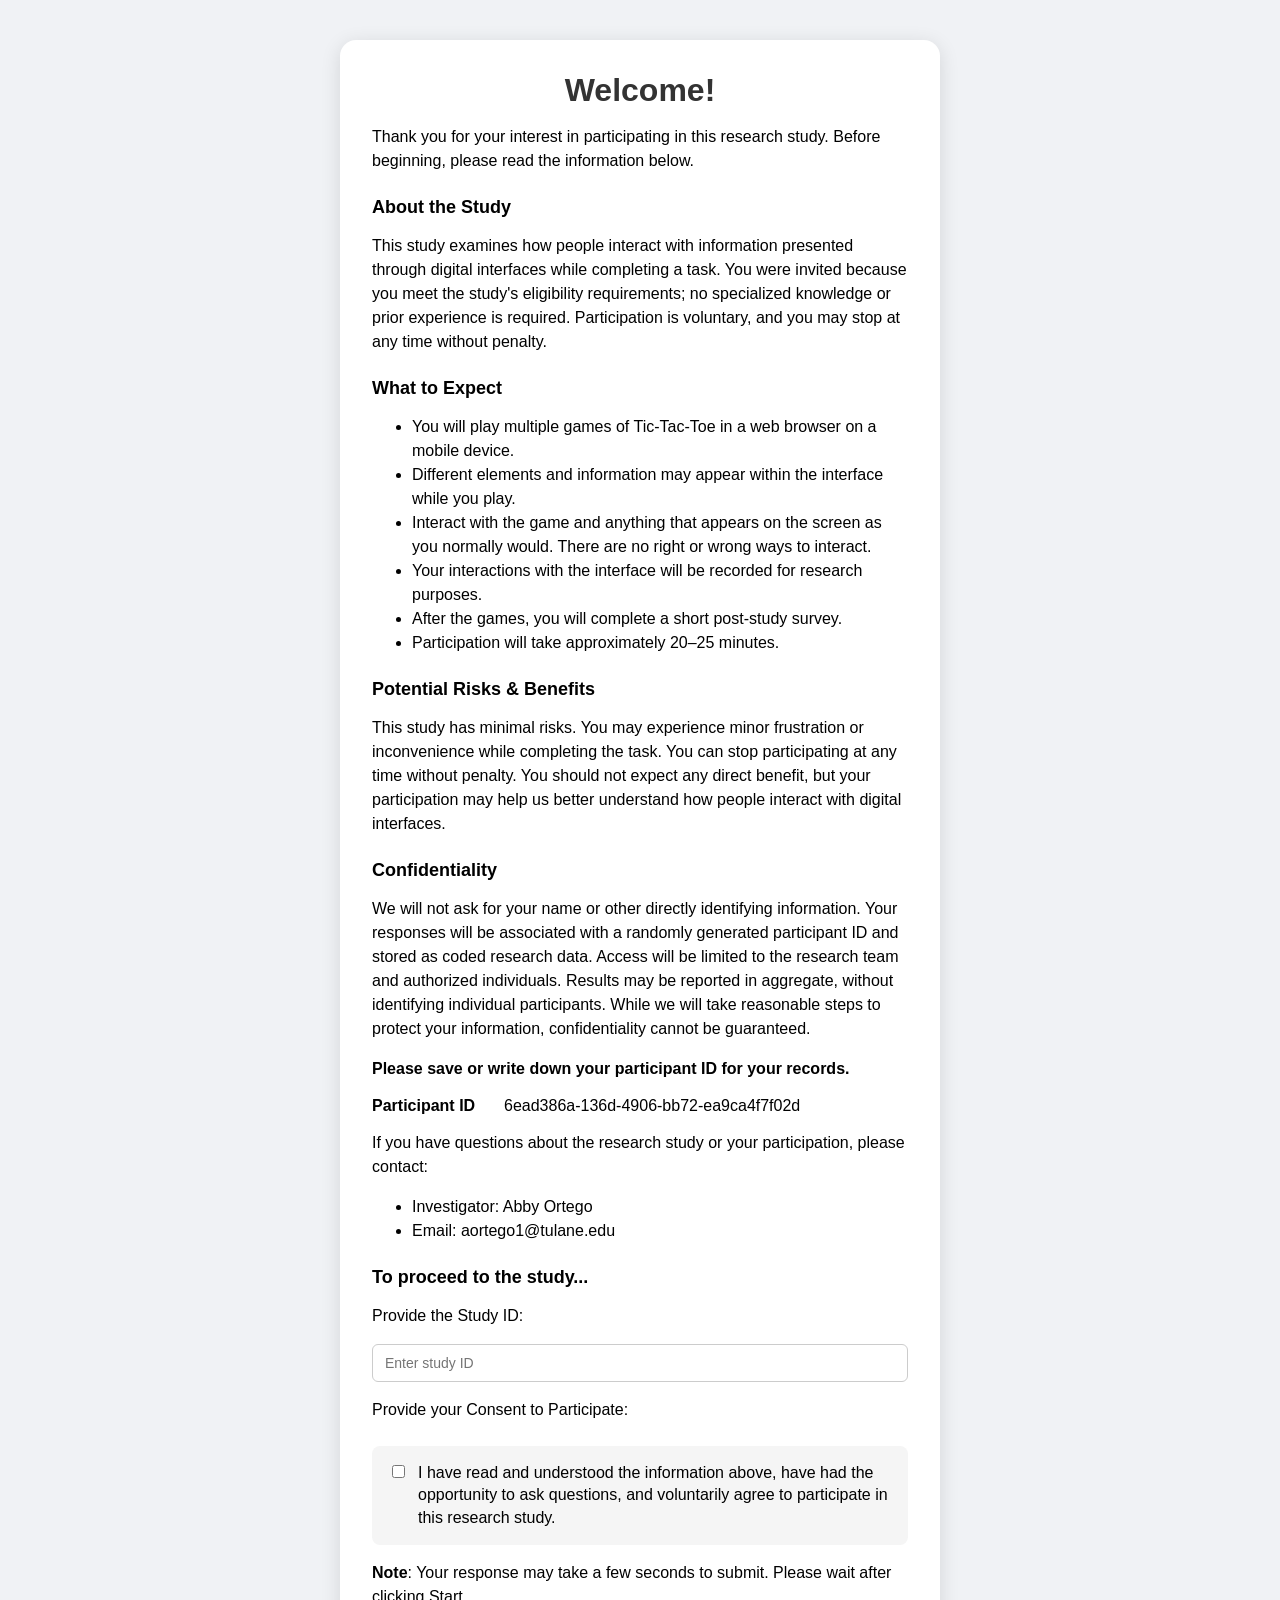
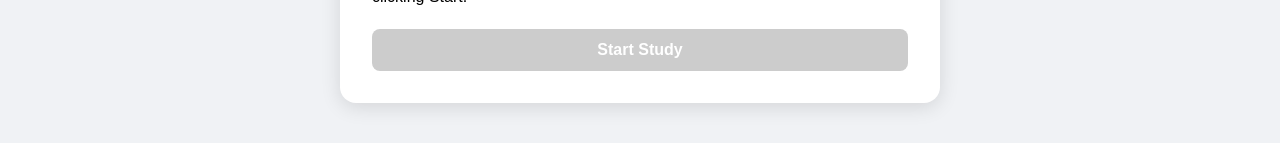
<file: index.html>
<!DOCTYPE html>
<html lang="en">
<head>
    <meta charset="UTF-8">
    <meta name="viewport" content="width=device-width, initial-scale=1.0">
    <title>JavaScript Tic-Tac-Toe</title>
    <link rel="stylesheet" href="style.css">
</head>
<body>
    <div id="consent-page" class="consent-page">
        <div class="consent-card">
            <h1> Welcome! </h1>
            <p> 
                Thank you for your interest in participating in this research study. 
                Before beginning, please read the information below.
            </p>

            <h2> About the Study </h2>
            <p>
                This study examines how people interact with information presented through 
                digital interfaces while completing a task. You were invited because you meet 
                the study's eligibility requirements; no specialized knowledge or prior 
                experience is required. Participation is voluntary, and you may stop at any 
                time without penalty.
            </p>

           <h2> What to Expect </h2>
            <ul>
                <li>You will play multiple games of Tic-Tac-Toe in a web browser on a mobile device.</li>
                <li>Different elements and information may appear within the interface while you play.</li>
                <li>Interact with the game and anything that appears on the screen as you normally would. There are no right or wrong ways to interact.</li>
                <li>Your interactions with the interface will be recorded for research purposes.</li>
                <li>After the games, you will complete a short post-study survey.</li>
                <li>Participation will take approximately 20–25 minutes.</li>
            </ul>

            <h2> Potential Risks & Benefits </h2>
            <p>
                This study has minimal risks. You may experience minor frustration or inconvenience 
                while completing the task. You can stop participating at any time without penalty. 
                You should not expect any direct benefit, but your participation may help us better 
                understand how people interact with digital interfaces.
            </p>

            <h2> Confidentiality </h2>
            <p> 
                We will not ask for your name or other directly identifying information. Your responses 
                will be associated with a randomly generated participant ID and stored as coded research 
                data. Access will be limited to the research team and authorized individuals. Results may 
                be reported in aggregate, without identifying individual participants. While we will take 
                reasonable steps to protect your information, confidentiality cannot be guaranteed.                
            </p>
            <p> <strong>Please save or write down your participant ID for your records.</strong> </p>
            <div class="info-row">
                <label>Participant ID</label>
                <div id="participant-id" class="id-display"></div>
            </div>

            <p>
                If you have questions about the research study or your participation, please contact:
                <ul>
                    <li>Investigator: Abby Ortego</li>
                    <li>Email: aortego1@tulane.edu</li>
                </ul>
            </p>
            
            <h2> To proceed to the study... </h2>
            <p> Provide the Study ID: </p>
            <div class="info-row">
                <input
                    type="text"
                    id="study-id"
                    placeholder="Enter study ID"
                >
            </div>

            <p> Provide your Consent to Participate: </p>
            <div class="consent-box">
                <label>
                    <input type="checkbox" id="consent-checkbox">
                    I have read and understood the information above, have had the opportunity 
                    to ask questions, and voluntarily agree to participate in this research study.
                </label>
            </div>

            <p> <strong>Note</strong>: Your response may take a few seconds to submit. Please wait after clicking Start.</p>
            <button id="start-btn" disabled>
                Start Study
            </button>
        </div>
    </div>

    <div id="game-page" style="display: none;">
        <div class="game-container">
            <h1>Tic-Tac-Toe</h1>
            <div id="status">Player X's turn</div>

            <div id="board" class="board">
                <div class="cell" data-index="0"></div>
                <div class="cell" data-index="1"></div>
                <div class="cell" data-index="2"></div>
                <div class="cell" data-index="3"></div>
                <div class="cell" data-index="4"></div>
                <div class="cell" data-index="5"></div>
                <div class="cell" data-index="6"></div>
                <div class="cell" data-index="7"></div>
                <div class="cell" data-index="8"></div>
            </div>
            <button id="restart-btn">Restart Game</button>
        </div>
        <div id="toast" class="toast blend">
            <div class="toast-title">Messages</div>
            <div class="toast-body">Alex sent you a message.</div>

            <div class="toast-actions">
                <button id="dismissButton" class="toast-button dismiss">
                    Dismiss
                </button>
                <button id="openButton" class="toast-button open">
                    Open
                </button>
            </div>
        </div>
    </div>

    <div id="post-survey" class="consent-page" style="display: none;">
        <div class="consent-card">
            <h1>Post-Study Survey</h1>

            <p>
                Below are the notifications that may have appeared during the study.
                Please check each notification that you remember seeing.
            </p>

            <div id="notification-recall-list"></div>
            
            <p> <strong>Note</strong>: Your responses may take a few seconds to submit. Please wait after clicking Submit.</p>
            <button id="submit-survey" type="button">
                Submit Survey
            </button>
        </div>
    </div>

    <div id="debrief-page" style="display: none;">
        <div class="consent-card">
            <h1>Study Complete</h1>

            <h2>Thank you for participating!</h2>

            <p>
                This study investigated what makes smartphone notifications
                noticeable while people are engaged in another task.
            </p>

            <p>
                During the study, notifications varied in three ways:
            </p>

            <ul>
                <li><strong>Visual prominence</strong> - how visually noticeable the notification was.</li>
                <li><strong>Animation</strong> — how the notification appeared on screen.</li>
                <li><strong>Duration</strong> — how long the notification remained visible.</li>
            </ul>

            <p>
                We recorded how you interacted with each notification,
                including whether you dismissed or opened it and how quickly
                you responded.
            </p>

            <p>
                The purpose of collecting these responses is to better
                understand how notification design influences noticeability
                during everyday activities.
            </p>

            <h2>Questions or Concerns</h2>

            <p>
                If you have questions about this study, please contact the
                research team using the contact information provided by the
                study organizers.
            </p>

            <p>
                Thank you for your time!
            </p>
        </div>
    </div>
    
    <script src="script.js" defer></script>
</body>
</html>
</file>
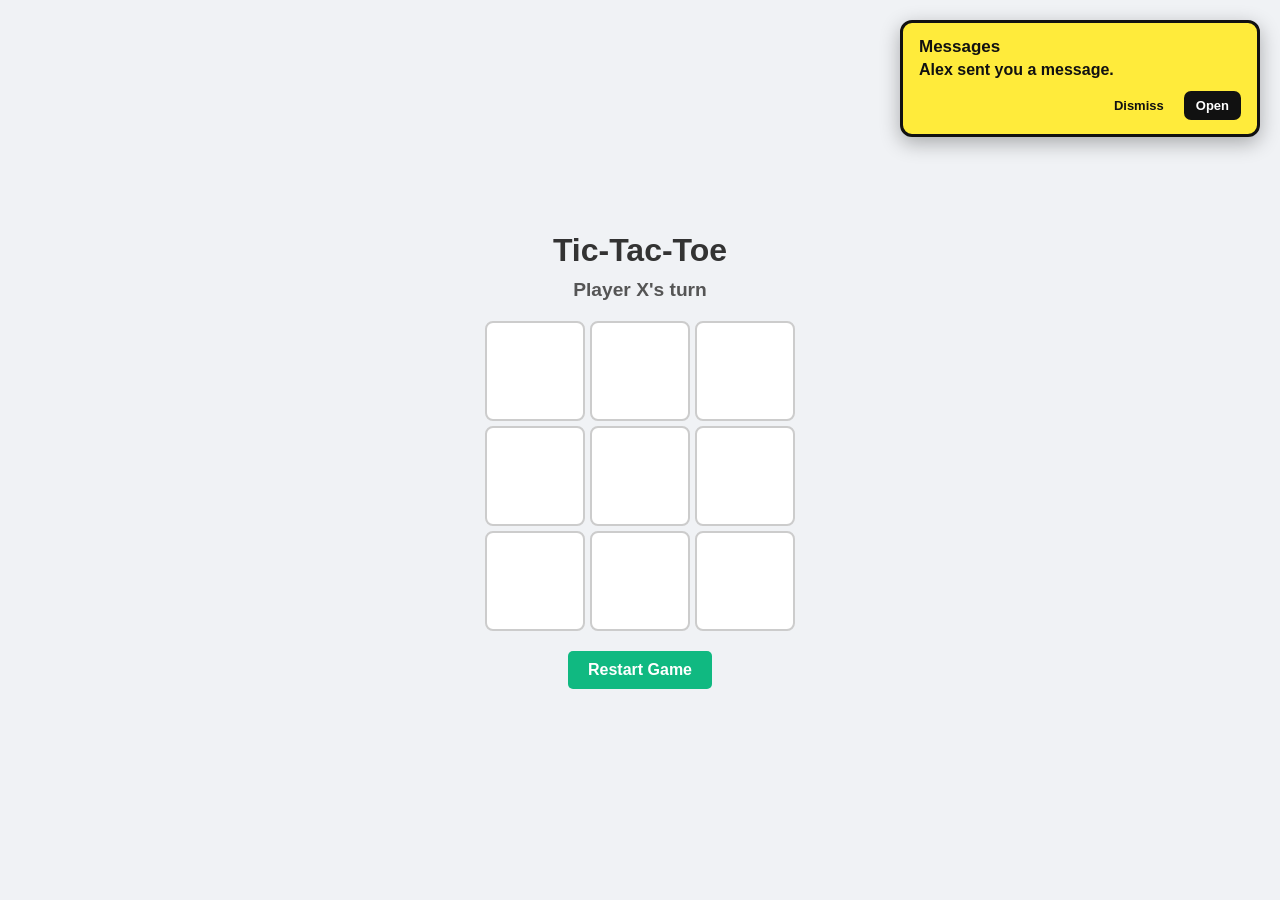
<file: tic-tac-toe/index.html>
<!DOCTYPE html>
<html lang="en">
<head>
    <meta charset="UTF-8">
    <meta name="viewport" content="width=device-width, initial-scale=1.0">
    <title>JavaScript Tic-Tac-Toe</title>
    <link rel="stylesheet" href="style.css">
</head>
<body>
    <div class="game-container">
        <h1>Tic-Tac-Toe</h1>
        <div id="status">Player X's turn</div>

        <div id="board" class="board">
            <div class="cell" data-index="0"></div>
            <div class="cell" data-index="1"></div>
            <div class="cell" data-index="2"></div>
            <div class="cell" data-index="3"></div>
            <div class="cell" data-index="4"></div>
            <div class="cell" data-index="5"></div>
            <div class="cell" data-index="6"></div>
            <div class="cell" data-index="7"></div>
            <div class="cell" data-index="8"></div>
        </div>
        <button id="restart-btn">Restart Game</button>
    </div>
    <div id="toast" class="toast blend">
        <div class="toast-title">Messages</div>
        <div class="toast-body">Alex sent you a message.</div>

        <div class="toast-actions">
            <button id="dismissButton" class="toast-button dismiss">
                Dismiss
            </button>
            <button id="openButton" class="toast-button open">
                Open
            </button>
        </div>
    </div>
    <script src="script.js" defer></script>
</body>
</html>
</file>
<file: style.css>
/* CONSENT & BRIEFING */
.consent-page {
    width: 100%;
    min-height: 100dvh;
    display: flex;
    justify-content: center;
    align-items: flex-start;
    padding: 20px;
    box-sizing: border-box;
    overflow-y: auto;
}

.consent-card {
    width: min(90vw, 600px);
    padding: 32px;
    margin: 20px 0;
    background: white;
    border-radius: 16px;
    box-shadow: 0 4px 20px rgba(0, 0, 0, 0.12);
    box-sizing: border-box;
}

.consent-card h1 {
    margin-top: 0;
    text-align: center;
}

.consent-card h2 {
    margin-top: 24px;
    font-size: 18px;
}

.consent-card p,
.consent-card li {
    line-height: 1.5;
}

.consent-box {
    margin-top: 24px;
    padding: 16px;
    background: #f5f5f5;
    border-radius: 8px;
}

.consent-box label {
    display: flex;
    gap: 10px;
    align-items: flex-start;
    line-height: 1.4;
}

#start-btn {
    display: block;
    width: 100%;
    margin-top: 20px;
    padding: 12px;
    border: none;
    border-radius: 8px;
    background: #111;
    color: white;
    font-size: 16px;
    cursor: pointer;
}

#start-btn:disabled {
    background: #ccc;
    cursor: not-allowed;
}

.participant-id {
    padding: 6px;
    text-align: center;
    background: #f5f5f5;
    border-radius: 8px;
    font-size: 16px;
    letter-spacing: 1px;
}

.participant-id strong {
    display: block;
    font-size: 16px;
    font-weight: bold;
    letter-spacing: 1px;
}

.study-id-input {
    margin: 20px 0;
}

.study-id-input label {
    display: block;
    margin-bottom: 6px;
    font-weight: 600;
}

.study-id-input input {
    width: 100%;
    padding: 10px;
    box-sizing: border-box;
    border: 1px solid #ccc;
    border-radius: 6px;
    font-size: 14px;
}

#study-id.valid {
    border: 2px solid green;
}

#study-id.invalid {
    border: 2px solid red;
}

.info-row {
    display: flex;
    align-items: center;
    gap: 12px;
    margin-bottom: 12px;
}

.info-row label {
    width: 120px;
    flex-shrink: 0;
    font-weight: 600;
    text-align: left;
}

.info-row input {
    flex: 1;
    padding: 10px 12px;
    border: 1px solid #ccc;
    border-radius: 6px;
    font-size: 14px;
    box-sizing: border-box;
}


/* STUDY UI */
body {
    font-family: Arial, sans-serif;
    background-color: #f0f2f5;
    min-height: 100vh;
    margin: 0;
    overflow-x: hidden;
}

#game-page {
    width: 100%;
    height: 100dvh;
    overflow: hidden;
    box-sizing: border-box;

    padding: 180px 10px 20px;
}

.game-container {
    width: 100%;
    max-width: 400px;
    margin: 0 auto;
    text-align: center;
}

h1 {
    color: #333;
    margin-bottom: 10px;
}

#status {
    font-size: 1.2rem;
    margin-bottom: 20px;
    font-weight: bold;
    color: #555;
}

.board {
    display: grid;
    grid-template-columns: repeat(3, 100px);
    grid-template-rows: repeat(3, 100px);
    gap: 5px;
    margin-bottom: 20px;
    width: max-content;
    margin: 0 auto 20px;
}

.cell {
    background-color: #fff;
    border: 2px solid #ccc;
    border-radius: 8px;
    font-size: 2.5rem;
    font-weight: bold;
    display: flex;
    justify-content: center;
    align-items: center;
    cursor: pointer;
    transition: background-color 0.2s;
}

.cell:hover {
    background-color: #eaf2ff;
}

.cell.x { color: #3b82f6; }
.cell.o { color: #ef4444; }

button {
    padding: 10px 20px;
    font-size: 1rem;
    font-weight: bold;
    background-color: #10b981;
    color: white;
    border: none;
    border-radius: 5px;
    cursor: pointer;
}

button:hover {
    background-color: #059669;
}


/* Toast container */
.toast {
    display: none;
    position: fixed;
    top: 20px;
    right: 20px;

    width: min(90vw, 360px);
    padding: 14px 16px;

    border-radius: 12px;
    z-index: 1000;

    font-family: Arial, sans-serif;
    
    box-sizing: border-box;     /* Prevent text from making the toast huge */
}

/* Low Prominence */
.toast.low {
    background: #f4f4f4;
    color: #555;
    border: 1px solid #ddd;

    box-shadow: 0 2px 6px rgba(0, 0, 0, 0.08);
}

.toast.low .toast-title {
    font-size: 13px;
    font-weight: 400;
    margin-bottom: 3px;
}

.toast.low .toast-body {
    font-size: 13px;
    font-weight: 300;
}

/* High Prominence */
.toast.high {
    background: #ffeb3b;
    color: #111;
    border: 3px solid #111;

    box-shadow: 0 6px 20px rgba(0, 0, 0, 0.3);
}

.toast.high .toast-title {
    font-size: 17px;
    font-weight: 800;
    margin-bottom: 4px;
}

.toast.high .toast-body {
    font-size: 16px;
    font-weight: 600;
}


/* Animations */
@keyframes slide {
    from {
        opacity: 0;
        transform: translate(200px);
    }

    to {
        opacity: 1;
        transform: translate(0px);
    }
}

@keyframes fade {
    from {
        opacity: 0;
    }
    to {
        opacity: 1;
    }
}

@keyframes pulse {
    0% {
        opacity: 0;
        transform: scale(0.8);
    }
    50% {
        opacity: 1;
        transform: scale(1.05);
    }
    100% {
        transform: scale(1);
    }
}

@keyframes toast-out {
    from {
        opacity: 1;
    }

    to {
        opacity: 0;
    }
}

.toast.slide {
    animation: slide 0.60s ease-out;
}
.toast.fade {
    animation: fade 0.60s ease-out;
}
.toast.pop {
    animation: pop 0.60s ease-out;
}
.toast.hide {
    animation: toast-out 0.30s ease-in forwards;
}

.toast-actions {
    display: flex;
    justify-content: flex-end;
    gap: 8px;
    margin-top: 12px;
}

.toast-button {
    border: none;
    border-radius: 7px;
    padding: 7px 12px;

    font-size: 13px;
    font-weight: 600;

    cursor: pointer;
}

.toast-button.dismiss {
    background: transparent;
    color: inherit;
}

.toast-button.open {
    background: #111;
    color: white;
}

.toast.expanded {
    width: min(90vw, 500px);
    padding: 24px;
}

.toast.expanded .toast-title {
    font-size: 20px;
    font-weight: 700;
}

.toast.expanded .toast-body {
    font-size: 16px;
    line-height: 1.5;
}



/* Post Survey */
.notification-recall-list {
    display: flex;
    flex-direction: column;
    gap: 16px;
    margin: 20px 0;
}

.recall-item {
    display: flex;
    align-items: flex-start;
    gap: 12px;
    padding: 14px;
    border: 1px solid #ccc;
    border-radius: 10px;
    background: #f8f8f8;
    cursor: pointer;
}

.recall-item input {
    margin-top: 3px;
    flex-shrink: 0;
}

.recall-content {
    flex: 1;
}

.recall-title {
    font-weight: 700;
    margin-bottom: 4px;
}

.recall-message {
    font-size: 14px;
    line-height: 1.4;
}
</file>
<file: tic-tac-toe/style.css>
body {
    font-family: 'Arial', sans-serif;
    background-color: #f0f2f5;
    display: flex;
    justify-content: center;
    align-items: center;
    height: 100vh;
    margin: 0;
}

.game-container {
    text-align: center;
}

h1 {
    color: #333;
    margin-bottom: 10px;
}

#status {
    font-size: 1.2rem;
    margin-bottom: 20px;
    font-weight: bold;
    color: #555;
}

.board {
    display: grid;
    grid-template-columns: repeat(3, 100px);
    grid-template-rows: repeat(3, 100px);
    gap: 5px;
    margin-bottom: 20px;
}

.cell {
    background-color: #fff;
    border: 2px solid #ccc;
    border-radius: 8px;
    font-size: 2.5rem;
    font-weight: bold;
    display: flex;
    justify-content: center;
    align-items: center;
    cursor: pointer;
    transition: background-color 0.2s;
}

.cell:hover {
    background-color: #eaf2ff;
}

.cell.x { color: #3b82f6; }
.cell.o { color: #ef4444; }

button {
    padding: 10px 20px;
    font-size: 1rem;
    font-weight: bold;
    background-color: #10b981;
    color: white;
    border: none;
    border-radius: 5px;
    cursor: pointer;
}

button:hover {
    background-color: #059669;
}



/* Toast container */
.toast {
    position: fixed;
    top: 20px;
    right: 20px;

    width: min(90vw, 360px);
    padding: 14px 16px;

    border-radius: 12px;
    z-index: 1000;

    font-family: Arial, sans-serif;
    
    box-sizing: border-box;     /* Prevent text from making the toast huge */
}

/* Low Prominence */
.toast.low {
    background: #f4f4f4;
    color: #555;
    border: 1px solid #ddd;

    box-shadow: 0 2px 6px rgba(0, 0, 0, 0.08);
}

.toast.low .toast-title {
    font-size: 13px;
    font-weight: 400;
    margin-bottom: 3px;
}

.toast.low .toast-body {
    font-size: 13px;
    font-weight: 300;
}

/* High Prominence */
.toast.high {
    background: #ffeb3b;
    color: #111;
    border: 3px solid #111;

    box-shadow: 0 6px 20px rgba(0, 0, 0, 0.3);
}

.toast.high .toast-title {
    font-size: 17px;
    font-weight: 800;
    margin-bottom: 4px;
}

.toast.high .toast-body {
    font-size: 16px;
    font-weight: 600;
}


/* Animations */
@keyframes slide {
    from {
        opacity: 0;
        transform: translate(200px);
    }

    to {
        opacity: 1;
        transform: translate(0px);
    }
}

@keyframes fade {
    from {
        opacity: 0;
    }
    to {
        opacity: 1;
    }
}

@keyframes pulse {
    0% {
        opacity: 0;
        transform: scale(0.8);
    }
    50% {
        opacity: 1;
        transform: scale(1.05);
    }
    100% {
        transform: scale(1);
    }
}

@keyframes toast-out {
    from {
        opacity: 1;
    }

    to {
        opacity: 0;
    }
}

.toast.slide {
    animation: slide 0.60s ease-out;
}
.toast.fade {
    animation: fade 0.60s ease-out;
}
.toast.pop {
    animation: pop 0.60s ease-out;
}
.toast.hide {
    animation: toast-out 0.30s ease-in forwards;
}

.toast-actions {
    display: flex;
    justify-content: flex-end;
    gap: 8px;
    margin-top: 12px;
}

.toast-button {
    border: none;
    border-radius: 7px;
    padding: 7px 12px;

    font-size: 13px;
    font-weight: 600;

    cursor: pointer;
}

.toast-button.dismiss {
    background: transparent;
    color: inherit;
}

.toast-button.open {
    background: #111;
    color: white;
}

.toast.expanded {
    width: min(90vw, 500px);
    padding: 24px;
}

.toast.expanded .toast-title {
    font-size: 20px;
    font-weight: 700;
}

.toast.expanded .toast-body {
    font-size: 16px;
    line-height: 1.5;
}
</file>
